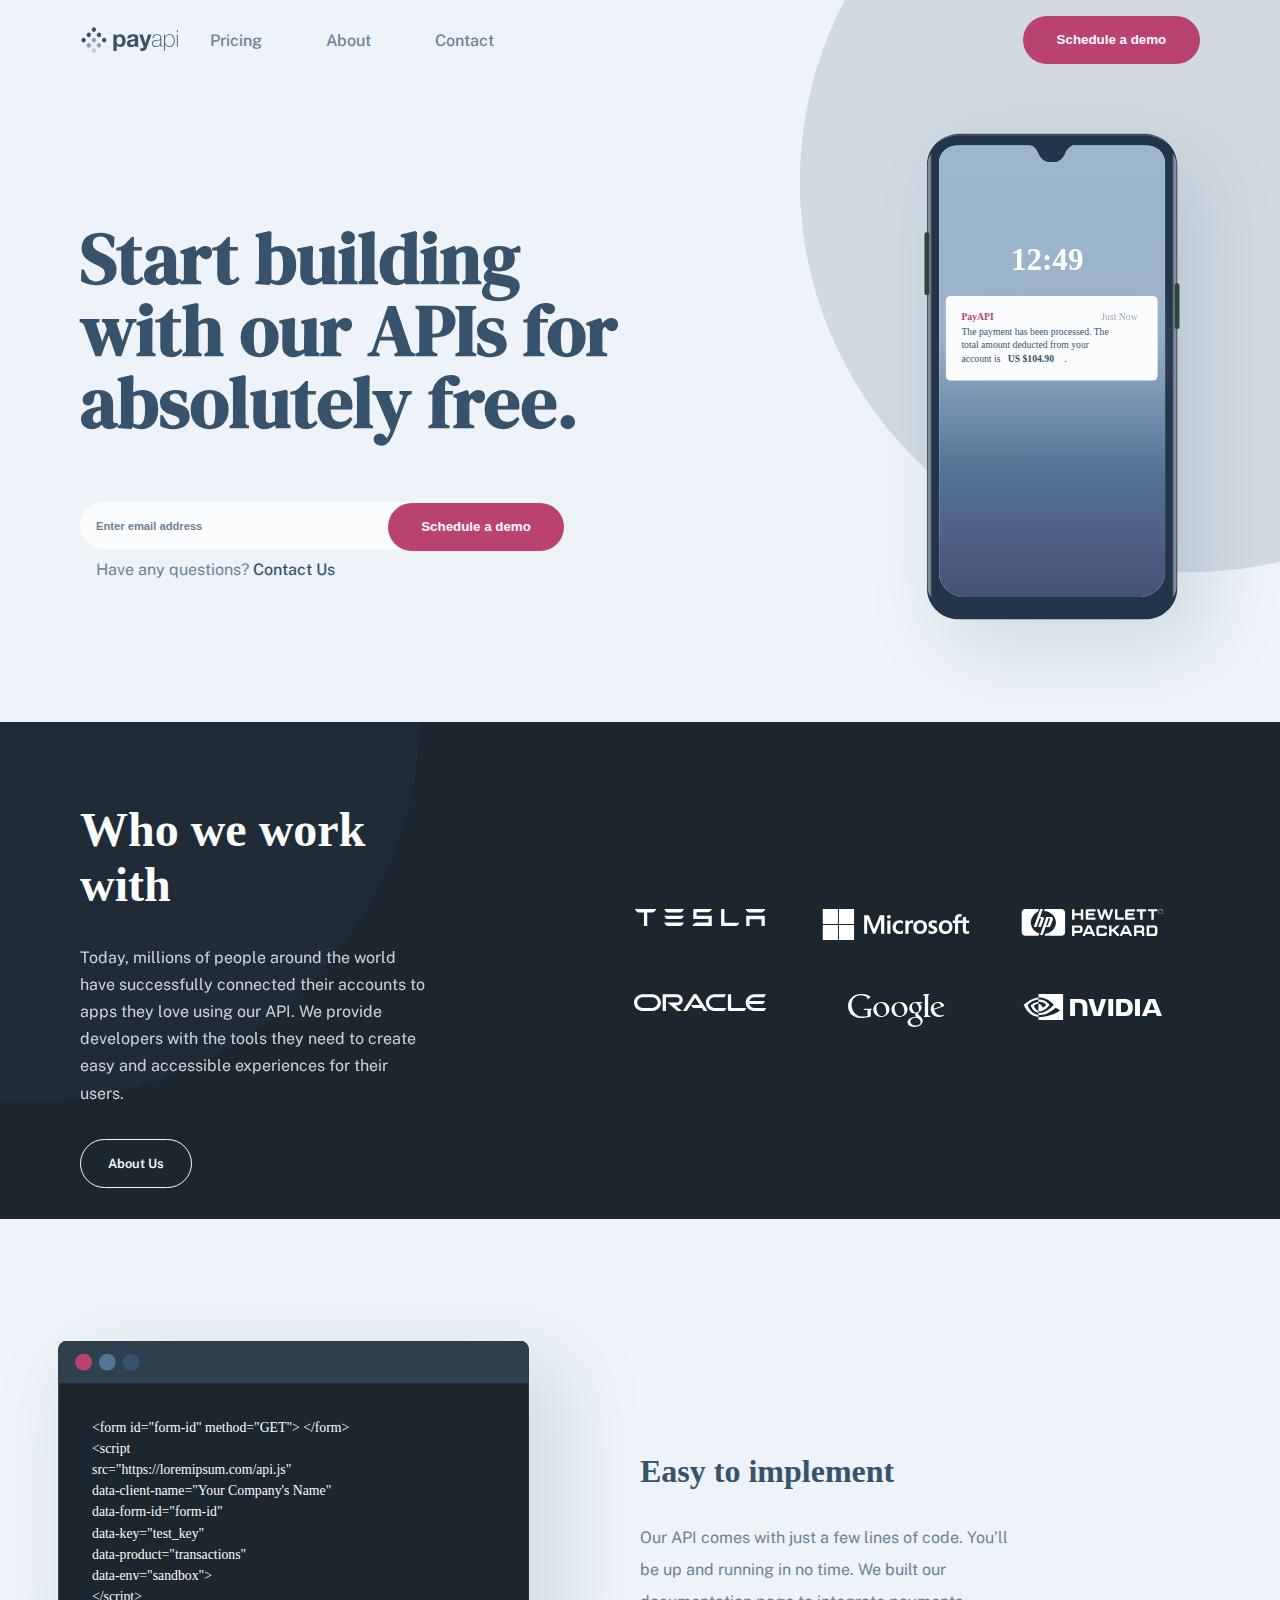
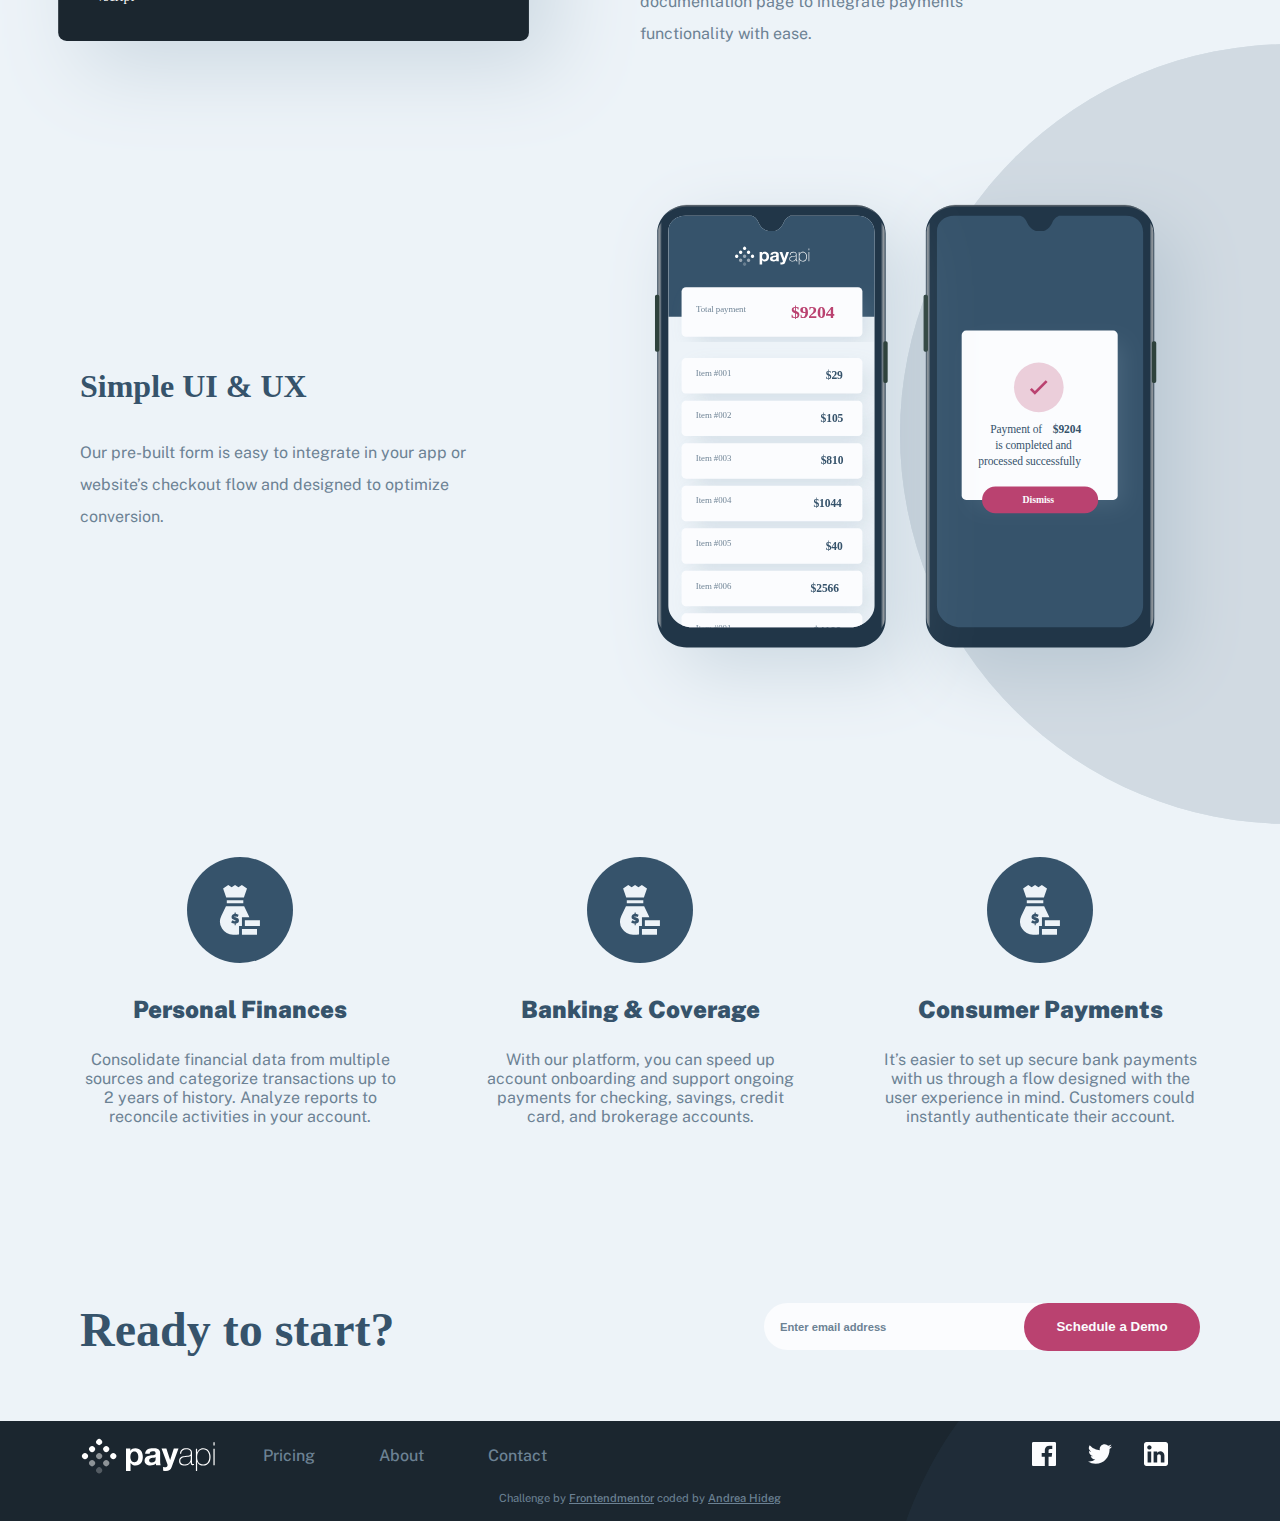
<file: index.html>
<!DOCTYPE html>
<html lang="en">
  <head>
    <meta charset="UTF-8">
    <meta name="viewport" content="width=device-width, initial-scale=1.0">
    <link rel="icon" type="image/png" sizes="32x32" href="./assets/favicon-32x32.png">
    <link rel="stylesheet" href="style.css">
    <script src="script.js" async></script>
    <script src="ready.js" defer></script>
    <title>Frontend Mentor | PayAPI Website Challenge</title>
  </head>
  <body>
    <header>
      <nav class="navbar">
        <a href="index.html" class="current">
          <div class="logo-container">
            <img src="./assets/shared/desktop/logo.svg" alt="payapi logo">
          </div>
        </a>
        <ul class="navlinks" id="navigation">
          <li><a class="navlink" href="./pricing.html">Pricing</a></li>
          <li><a class="navlink" href="./about.html">About</a></li>
          <li><a class="navlink" href="./contact.html">Contact</a></li>
          <li><button type="button" class="demo-mobile" onclick="window.location.href='./contact.html'">Schedule a demo</button></li>
        </ul>
        <button type="button" class="demo" onclick="window.location.href='./contact.html'">Schedule a demo</button>
        <div class="circle-img-container home">
          <img src="./assets/shared/desktop/bg-pattern-circle.svg" alt="circle pattern image">
        </div>
        <div class="hamburger">
          <span class="bar"></span>
          <span class="bar"></span>
          <span class="bar"></span>
        </div>
      </nav>
    </header>
    <main>
      <section class="intro-section" aria-label="intro section">
        <div class="text-container intro">
          <h1>Start building <br>with our APIs for<br> absolutely free.</h1>
          <form class="email-input-wrapper readyjs" name="submit-to-google-sheet-ready">
            <label for="email" hidden>Email</label>
            <input type="email" id="email" name="Ready Form" placeholder="Enter email address" class="ready-input" aria-label="email">
            <button type="submit" class="demo">Schedule a demo</button>
            <div class="error-msg"></div>
          </form>
          <span>Have any questions?<a href="./contact.html"> Contact Us</a></span>
        </div>
        <div class="phone-img-container">
          <img src="./assets/home/desktop/illustration-phone-mockup.svg" alt="">
        </div>
      </section>
      <section class="reference" aria-label="references section">
        <div class="text-container">
          <div class="circle-img-ref-container">
            <img class="circle-img-ref" src="./assets/shared/desktop/bg-pattern-circle.svg" alt="circle background image">
          </div>
          <h2>Who we work with</h2>
          <p>Today, millions of people around the world have successfully connected 
            their accounts to apps they love using our API. We provide developers 
            with the tools they need to create easy and accessible experiences 
            for their users.</p>
          <button class="about-btn" type="button" onclick="window.location.replace('about.html')">About Us</button>
        </div>
        <section>
        </section>
        <div class="ref-icon-container">
          <div>
            <img src="./assets/shared/desktop/tesla.svg" alt="tesla icon">
          </div>
          <div>
            <img src="./assets/shared/desktop/microsoft.svg" alt="microsoft icon">
          </div>
          <div>
            <img src="./assets/shared/desktop/hewlett-packard.svg" alt="HP icon">
          </div>
          <div>
            <img src="./assets/shared/desktop/oracle.svg" alt="oracle icon">
          </div>
          <div>
            <img src="./assets/shared/desktop/google.svg" alt="google icon">
          </div>
          <div>
            <img src="./assets/shared/desktop/nvidia.svg" alt="nvidia icon">
          </div>
        </div>
      </section>
      <section class="implement">
        <div class="image-container">
          <img src="./assets/home/desktop/illustration-easy-to-implement.svg" alt="illustration">
        </div>
        <div class="text-container implement">
          <h3>Easy to implement</h3>
          <p>Our API comes with just a few lines of code. You’ll be up and running in 
            no time. We built our documentation page to integrate payments functionality 
            with ease.</p>
        </div>
      </section>
      <section class="ux-ui">
        <div class="text-container">
          <h3>Simple UI & UX</h3>
          <p>Our pre-built form is easy to integrate in your app or website’s checkout 
            flow and designed to optimize conversion.</p>
        </div>
        <div class="image-container-main ux-ui">
          <div>
            <img class="phones" src="./assets/home/desktop/illustration-simple-ui.svg" alt="phone">
          </div>
          <div>
            <img class="circle-img-ux" src="./assets/shared/desktop/bg-pattern-circle.svg" alt="circle">
          </div>
        </div>
      </section>
      <section class="advantages">
        <div class="container">
          <div class="img-container">
            <img src="./assets/home/desktop/icon-personal-finances.svg" alt="icon-finances">
          </div>
          <h4>Personal Finances</h4>
          <p>Consolidate financial data from multiple sources and categorize transactions up to
            2 years of history. Analyze reports to reconcile activities in your account.</p>
        </div>
        <div class="container">
          <div class="img-container">
            <img src="./assets/home/desktop/icon-personal-finances.svg" alt="icon-finances">
          </div>
          <h4>Banking & Coverage</h4>
          <p>With our platform, you can speed up account onboarding and support ongoing payments 
            for checking, savings, credit card, and brokerage accounts.</p>
        </div>
        <div class="container">
          <div class="img-container">
            <img src="./assets/home/desktop/icon-personal-finances.svg" alt="icon-finances">
          </div>
          <h4>Consumer Payments</h4>
          <p>It’s easier to set up secure bank payments with us through a flow designed with the 
            user experience in mind. Customers could instantly authenticate their account.</p>
        </div>
      </section>
      <section class="form-ready">
        <h2>Ready to start?</h2>
        <form class="ready-form readyjs" name="submit-to-google-sheet-ready">
          <label for="ready-email" hidden>Message</label>
          <input type="email" name="Ready Form" placeholder="Enter email address" id="ready-email" class="ready-input" aria-label="email">
          <button type="submit" class="demo">Schedule a Demo</button>
          <div class="error-msg"></div>
        </form>
      </section>
    </main>
    <footer>
      <div class="icon-container footer">
        <div class="logo-container">
          <img src="./assets/shared/desktop/logo.svg" alt="payapi logo">
        </div>
        <ul class="navlinks">
          <li><a class="navlink" href="./pricing.html">Pricing</a></li>
          <li><a class="navlink" href="./about.html">About</a></li>
          <li><a class="navlink" href="./contact.html">Contact</a></li>
        </ul>
      </div>
      <div class="social-icons-container">
        <div>
          <a href="facebook.com" aria-label="our Facebook"><img src="./assets/shared/desktop/facebook.svg" alt="facebook logo" aria-label="facebook logo"></a>
        </div>
        <div>
          <a href="twitter.com" aria-label="our Twitter"><img src="./assets/shared/desktop/twitter.svg" alt="twitter logo" aria-label="twitter logo"></a>
        </div>
        <div>
          <a href="linkedin.com" aria-label="our Linkedin"><img src="./assets/shared/desktop/linkedin.svg" alt="linkedin logo" aria-label="linkedin logo"></a>
        </div>
      </div>
      <div class="circle-img-container-footer">
        <img src="./assets/shared/desktop/bg-pattern-circle.svg" alt="circle pattern image">
      </div>
      <div class="attribution">Challenge by <a href="https://www.frontendmentor.io/home">Frontendmentor</a> coded by <a href="https://github.com/MirMurr">Andrea Hideg</a></div>
    </footer>
  </body>
</html>
</file>
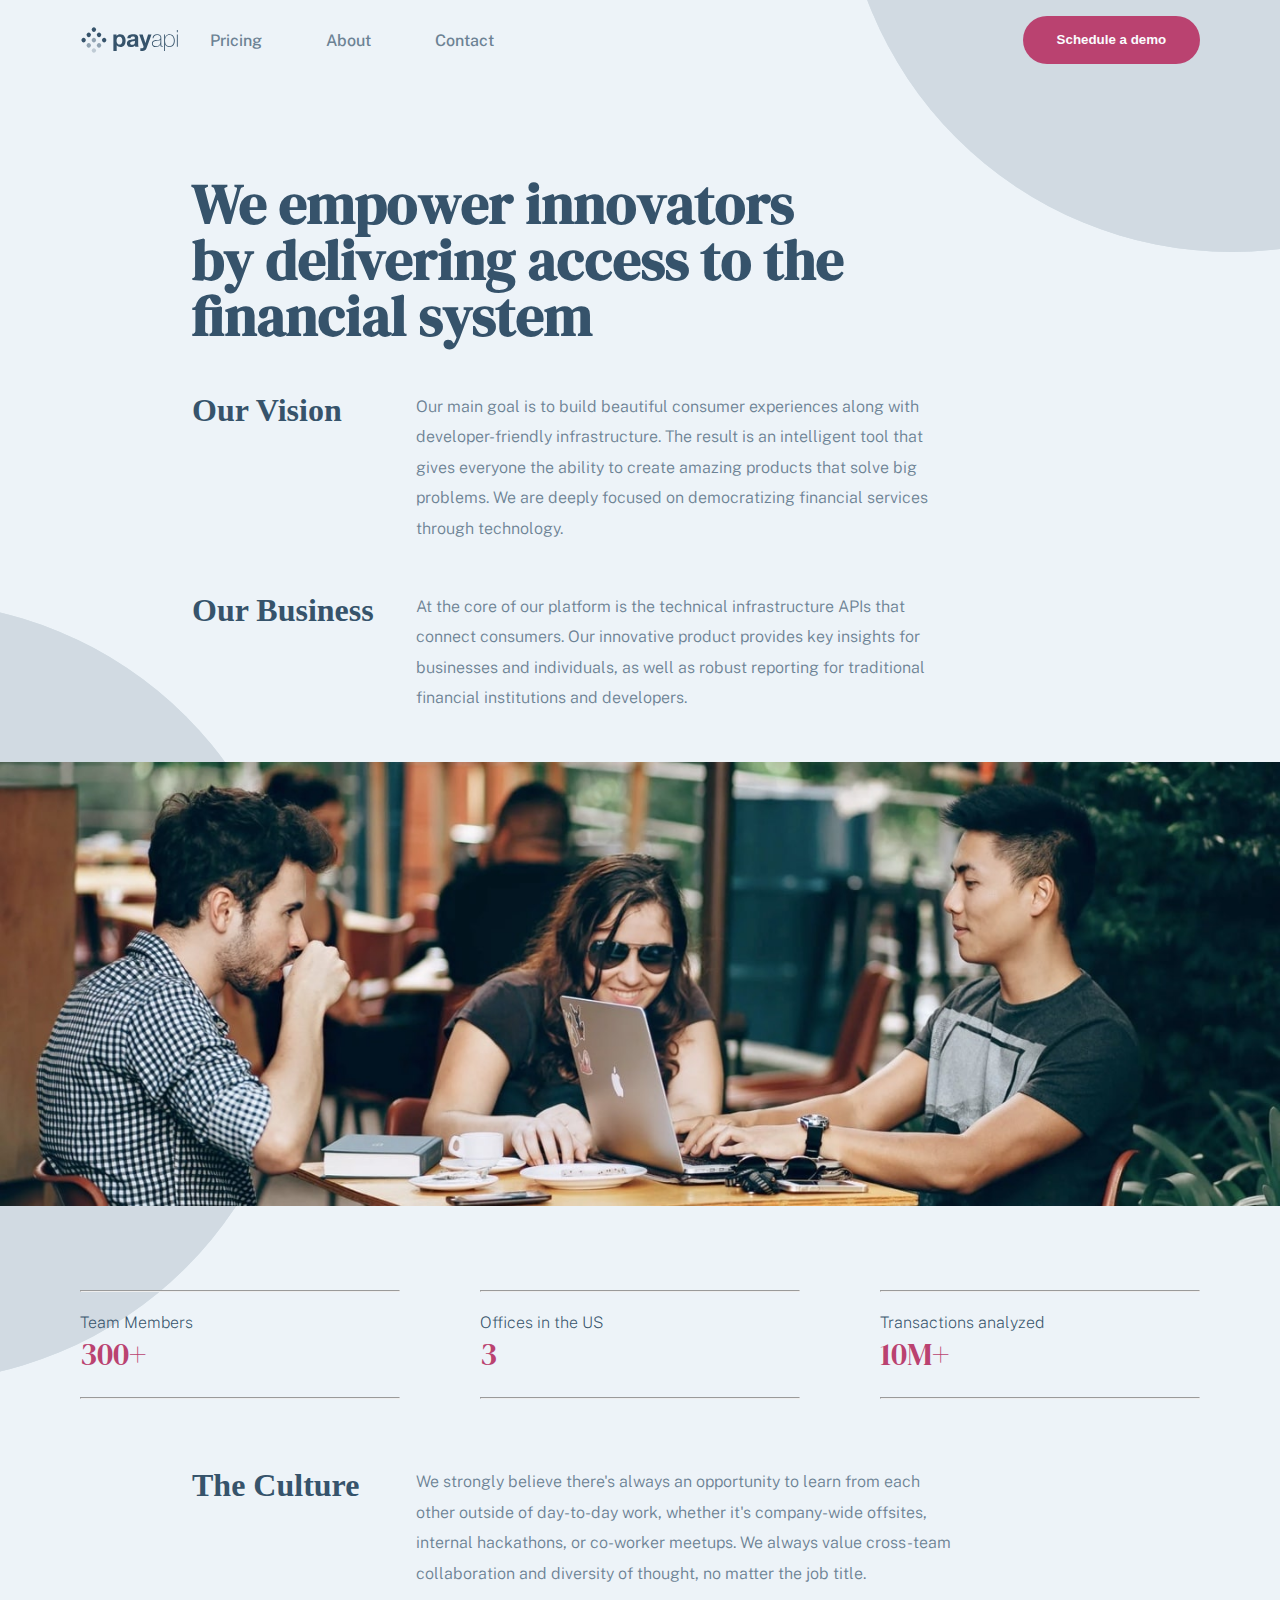
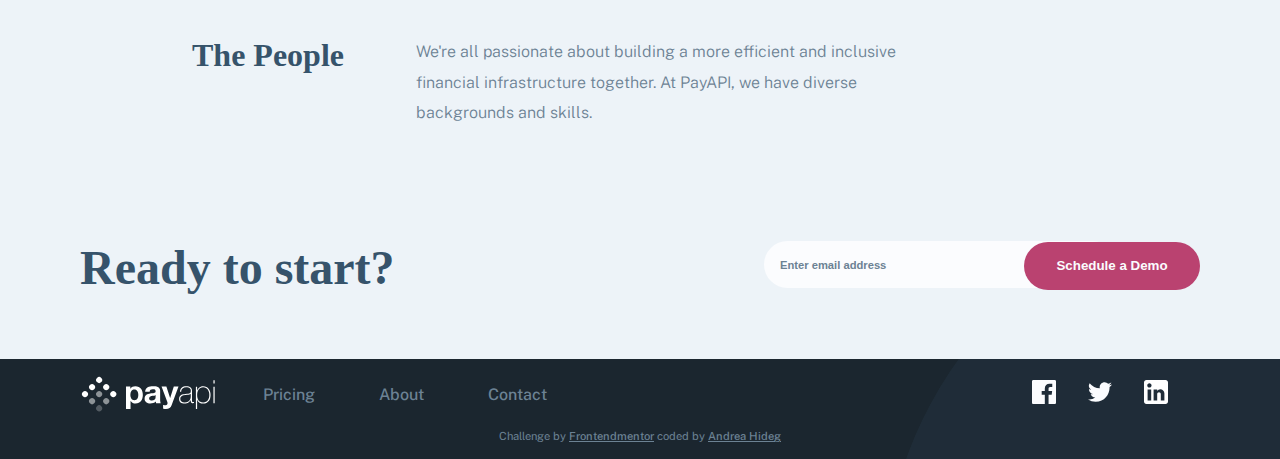
<file: about.html>
<!DOCTYPE html>
<html lang="en">
  <head>
    <meta charset="UTF-8">
    <meta name="viewport" content="width=device-width, initial-scale=1.0">
    <link rel="icon" type="image/png" sizes="32x32" href="./assets/favicon-32x32.png">
    <link rel="stylesheet" href="style.css">
    <script src="script.js" async></script>
    <script src="ready.js" async></script>
    <title>Frontend Mentor | PayAPI Website Challenge</title>
  </head>
  <body>
    <header>
      <nav class="navbar">
        <a href="index.html" class="current">
          <div class="logo-container">
            <img src="./assets/shared/desktop/logo.svg" alt="payapi logo">
          </div>
        </a>
        <ul class="navlinks" id="navigation">
          <li><a class="navlink" href="./pricing.html">Pricing</a></li>
          <li><a class="navlink" href="./about.html">About</a></li>
          <li><a class="navlink" href="./contact.html">Contact</a></li>
          <li><button type="button" class="demo-mobile" onclick="window.location.href='./contact.html'">Schedule a demo</button></li>
        </ul>
        <button type="button" class="demo" onclick="window.location.href='./contact.html'">Schedule a demo</button>
        <div class="circle-img-container pricing-c">
          <img src="./assets/shared/desktop/bg-pattern-circle.svg" alt="circle pattern image">
        </div>
        <div class="hamburger">
          <span class="bar"></span>
          <span class="bar"></span>
          <span class="bar"></span>
        </div>
      </nav>
    </header>
    <main>
      <section class="about-description" aria-label="about us and company culture">
        <div class="main-container-about">
          <h1>We empower innovators<br> by delivering access to the<br> financial system</h1>
          <div>
            <h3>Our Vision</h3>
            <p>Our main goal is to build beautiful consumer experiences along with developer-friendly 
            infrastructure. The result is an intelligent tool that gives everyone the ability to create 
            amazing products that solve big problems. We are deeply focused on democratizing financial 
            services through technology.</p>
          </div>

          <div>
            <h3>Our Business</h3>
            <p>At the core of our platform is the technical infrastructure APIs that connect consumers. 
            Our innovative product provides key insights for businesses and individuals, as well as 
            robust reporting for traditional financial institutions and developers.</p>
          </div>
        </div>
        <div class="image-container-about-main">
          <div class="circle-image-container-about">
            <img src="./assets/shared/desktop/bg-pattern-circle.svg" alt="circle image">
          </div>
          <div class="team-image-container">
            <img src="./assets/about/desktop/image-team-members.jpg" alt="team members">
          </div>
        </div>
        <div class="about-numbers-main">
          <div class="number-container">
            <hr>
            <div>Team Members</div>
            <div class="num">300<span>+</span></div>
            <hr>
          </div>
          <div class="number-container">
            <hr>
            <div>Offices in the US</div>
            <div class="num">3</div>
            <hr>
          </div>
          <div class="number-container">
            <hr>
            <div>Transactions analyzed</div>
            <div class="num">10M<span>+</span></div>
            <hr>
          </div>
        </div>
        <div class="main-container-culture">
          <div>
            <h3>The Culture</h3>
            <p>We strongly believe there's always an opportunity to learn from each other outside of 
              day-to-day work, whether it's company-wide offsites, internal hackathons, or co-worker meetups. 
              We always value cross-team collaboration and diversity of thought, no matter the job title.</p>
          </div>
          <div>
            <h3>The People</h3>
            <p>We're all passionate about building a more efficient and inclusive financial infrastructure 
              together. At PayAPI, we have diverse backgrounds and skills.</p>
          </div>
        </div>
      </section>

      <section class="form-ready">
        <h2>Ready to start?</h2>
        <form class="ready-form readyjs" name="submit-to-google-sheet-ready">
          <label for="ready-email" hidden>Message</label>
          <input type="email" name="Ready Form" placeholder="Enter email address" id="ready-email" class="ready-input">
          <button type="submit" class="demo">Schedule a Demo</button>
          <div class="error-msg"></div>
        </form>
      </section>
    </main>
    <footer>
      <div class="icon-container footer">
        <div class="logo-container">
          <img src="./assets/shared/desktop/logo.svg" alt="payapi logo">
        </div>
        <ul class="navlinks">
          <li><a class="navlink" href="./pricing.html">Pricing</a></li>
          <li><a class="navlink" href="./about.html">About</a></li>
          <li><a class="navlink" href="./contact.html">Contact</a></li>
        </ul>
      </div>
      <div class="social-icons-container">
        <div>
          <a href="facebook.com"><img src="./assets/shared/desktop/facebook.svg" alt="facebook logo" aria-label="facebook logo"></a>
        </div>
        <div>
          <a href="twitter.com"><img src="./assets/shared/desktop/twitter.svg" alt="twitter logo" aria-label="twitter logo"></a>
        </div>
        <div>
          <a href="linkedin.com"><img src="./assets/shared/desktop/linkedin.svg" alt="linkedin logo" aria-label="linkedin logo"></a>
        </div>
      </div>
      <div class="circle-img-container-footer">
        <img src="./assets/shared/desktop/bg-pattern-circle.svg" alt="circle pattern image">
      </div>
      <div class="attribution">Challenge by <a href="https://www.frontendmentor.io/home">Frontendmentor</a> coded by <a href="https://github.com/MirMurr">Andrea Hideg</a></div>
    </footer>
  </body>
</html>
</file>
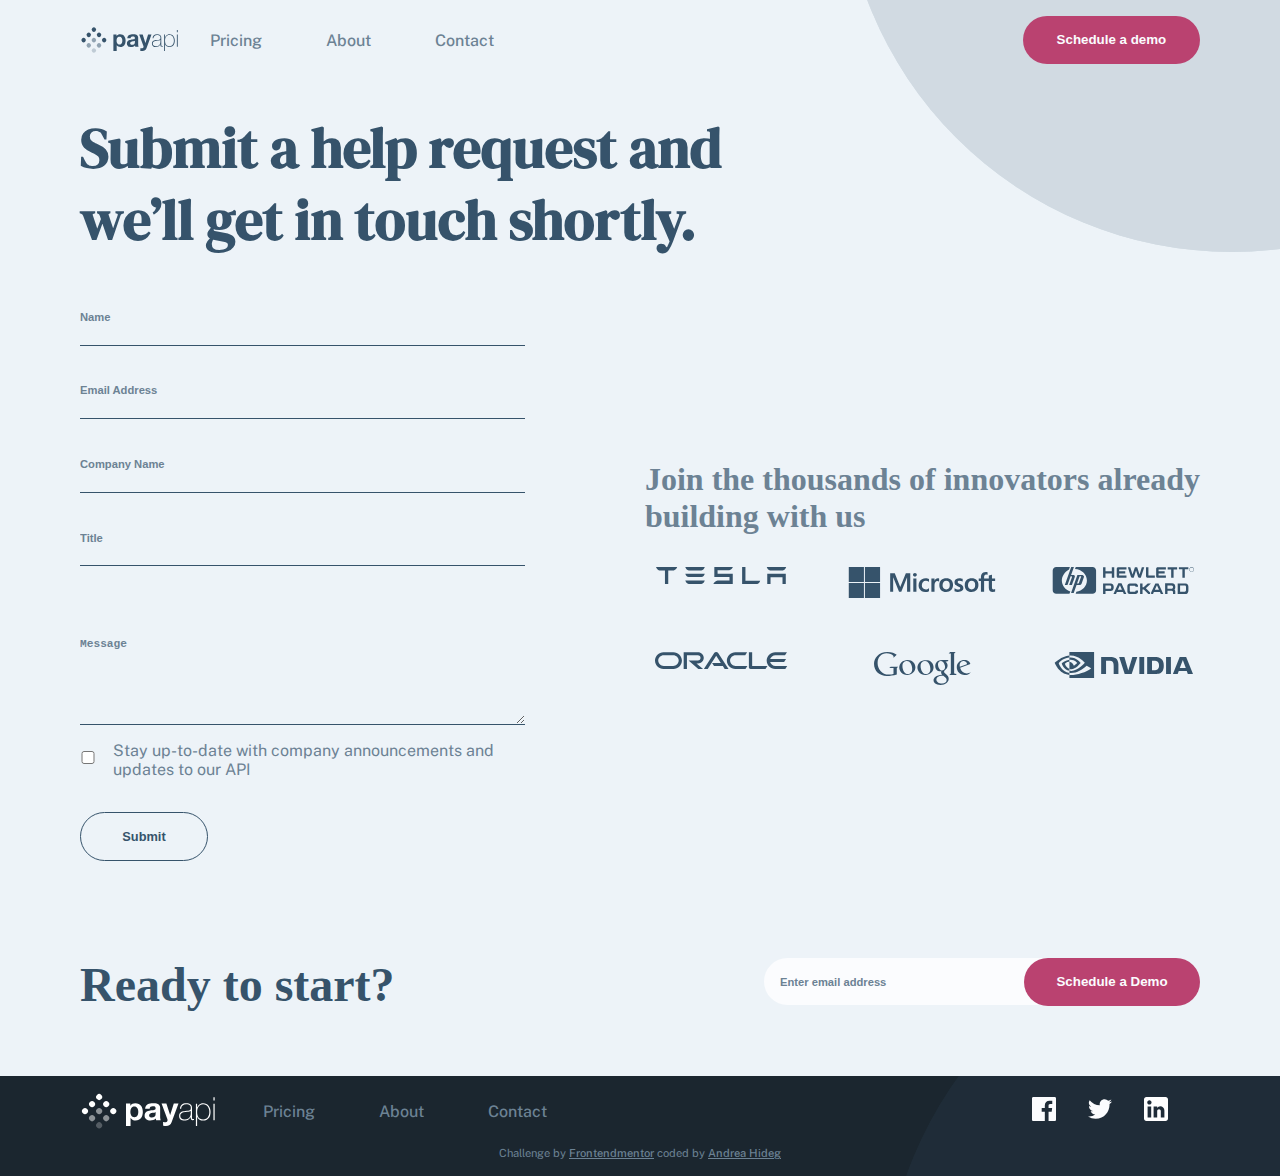
<file: contact.html>
<!DOCTYPE html>
<html lang="en">
  <head>
    <meta charset="UTF-8">
    <meta name="viewport" content="width=device-width, initial-scale=1.0">
    <link rel="icon" type="image/png" sizes="32x32" href="./assets/favicon-32x32.png">
    <link rel="stylesheet" href="style.css">
    <script src="script.js" async></script>
    <script src="validate.js" async></script>
    <script src="ready.js" async></script>
    <title>Frontend Mentor | PayAPI Website Challenge</title>
  </head>
  <body>
    <header>
      <nav class="navbar">
        <a href="index.html" class="current">
          <div class="logo-container">
            <img src="./assets/shared/desktop/logo.svg" alt="payapi logo">
          </div>
        </a>
        <ul class="navlinks" id="navigation">
          <li><a class="navlink" href="./pricing.html">Pricing</a></li>
          <li><a class="navlink" href="./about.html">About</a></li>
          <li><a class="navlink" href="./contact.html">Contact</a></li>
          <li><button type="button" class="demo-mobile" onclick="window.location.href='./contact.html'">Schedule a demo</button></li>
        </ul>
        <button type="button" class="demo" onclick="window.location.href='./contact.html'">Schedule a demo</button>
        <div class="circle-img-container pricing-c">
          <img src="./assets/shared/desktop/bg-pattern-circle.svg" alt="circle pattern image">
        </div>
        <div class="hamburger">
          <span class="bar"></span>
          <span class="bar"></span>
          <span class="bar"></span>
        </div>
      </nav>
    </header>
    <main>
      <div class="container-main-contact">
        <h1>Submit a help request and<br> we’ll get in touch shortly.</h1>
        <div class="contact-container">
          <form id="form" name="submit-to-google-sheet">
            <label for="name">Name</label>
            <input type="text" id="name" name="Name" placeholder="Name">
            <div id="error-name"></div>
            <label for="email">Email</label>
            <input type="email" id="email" name="Email" placeholder="Email Address" value="">
            <div id="error-msg"></div>
            <label for="company-name">Company Name</label>
            <input type="text" id="company-name" name="Company" placeholder="Company Name">
            <label for="title">Title</label>
            <input type="text" id="title" name="Title" placeholder="Title">
            <label for="msg">Message</label>
            <textarea id="msg" name="Message" placeholder="Message"></textarea>
            <div class="error-for-msg"></div>
            <label for="checkbox" class="checkbox">
              <input type="checkbox" name="Checkbox" id="checkbox">
              <span>Stay up-to-date with company announcements and<br> updates to our API</span>
            </label> 
            <button class="submit-btn access" type="submit">Submit</button>
          </form>
        </div>
        <div class="icons-contact-container">
          <h3>Join the thousands of innovators already<br> building with us</h3>
          <div class="ref-icon-container"> <!--this should be grid, mobile layout 2 col-->
            <div>
              <img src="./assets/shared/desktop/tesla.svg" alt="tesla icon">
            </div>
            <div>
              <img src="./assets/shared/desktop/microsoft.svg" alt="microsoft icon">
            </div>
            <div>
              <img src="./assets/shared/desktop/hewlett-packard.svg" alt="HP icon">
            </div>
            <div>
              <img src="./assets/shared/desktop/oracle.svg" alt="oracle icon">
            </div>
            <div>
              <img src="./assets/shared/desktop/google.svg" alt="google icon">
            </div>
            <div>
              <img src="./assets/shared/desktop/nvidia.svg" alt="nvidia icon">
            </div>
          </div>
        </div>
      </div>
      <section class="form-ready">
        <h2>Ready to start?</h2>
        <form class="ready-form readyjs" name="submit-to-google-sheet-ready">
          <label for="ready-email" hidden>Message</label>
          <input type="email" name="Ready Form" placeholder="Enter email address" id="ready-email" class="ready-input">
          <button type="submit" class="demo">Schedule a Demo</button>
          <div class="error-msg"></div>
        </form>
      </section>
    </main>
    <footer>
      <div class="icon-container footer">
        <div class="logo-container">
          <img src="./assets/shared/desktop/logo.svg" alt="payapi logo">
        </div>
        <ul class="navlinks">
          <li><a class="navlink" href="./pricing.html">Pricing</a></li>
          <li><a class="navlink" href="./about.html">About</a></li>
          <li><a class="navlink" href="./contact.html">Contact</a></li>
        </ul>
      </div>
      <div class="social-icons-container">
        <div>
          <a href="facebook.com"><img src="./assets/shared/desktop/facebook.svg" alt="facebook logo" aria-label="facebook logo"></a>
        </div>
        <div>
          <a href="twitter.com"><img src="./assets/shared/desktop/twitter.svg" alt="twitter logo" aria-label="twitter logo"></a>
        </div>
        <div>
          <a href="linkedin.com"><img src="./assets/shared/desktop/linkedin.svg" alt="linkedin logo" aria-label="linkedin logo"></a>
        </div>
      </div>
      <div class="circle-img-container-footer">
        <img src="./assets/shared/desktop/bg-pattern-circle.svg" alt="circle pattern image">
      </div>
      <div class="attribution">Challenge by <a href="https://www.frontendmentor.io/home">Frontendmentor</a> coded by <a href="https://github.com/MirMurr">Andrea Hideg</a></div>
    </footer>
  </body>
</html>
</file>
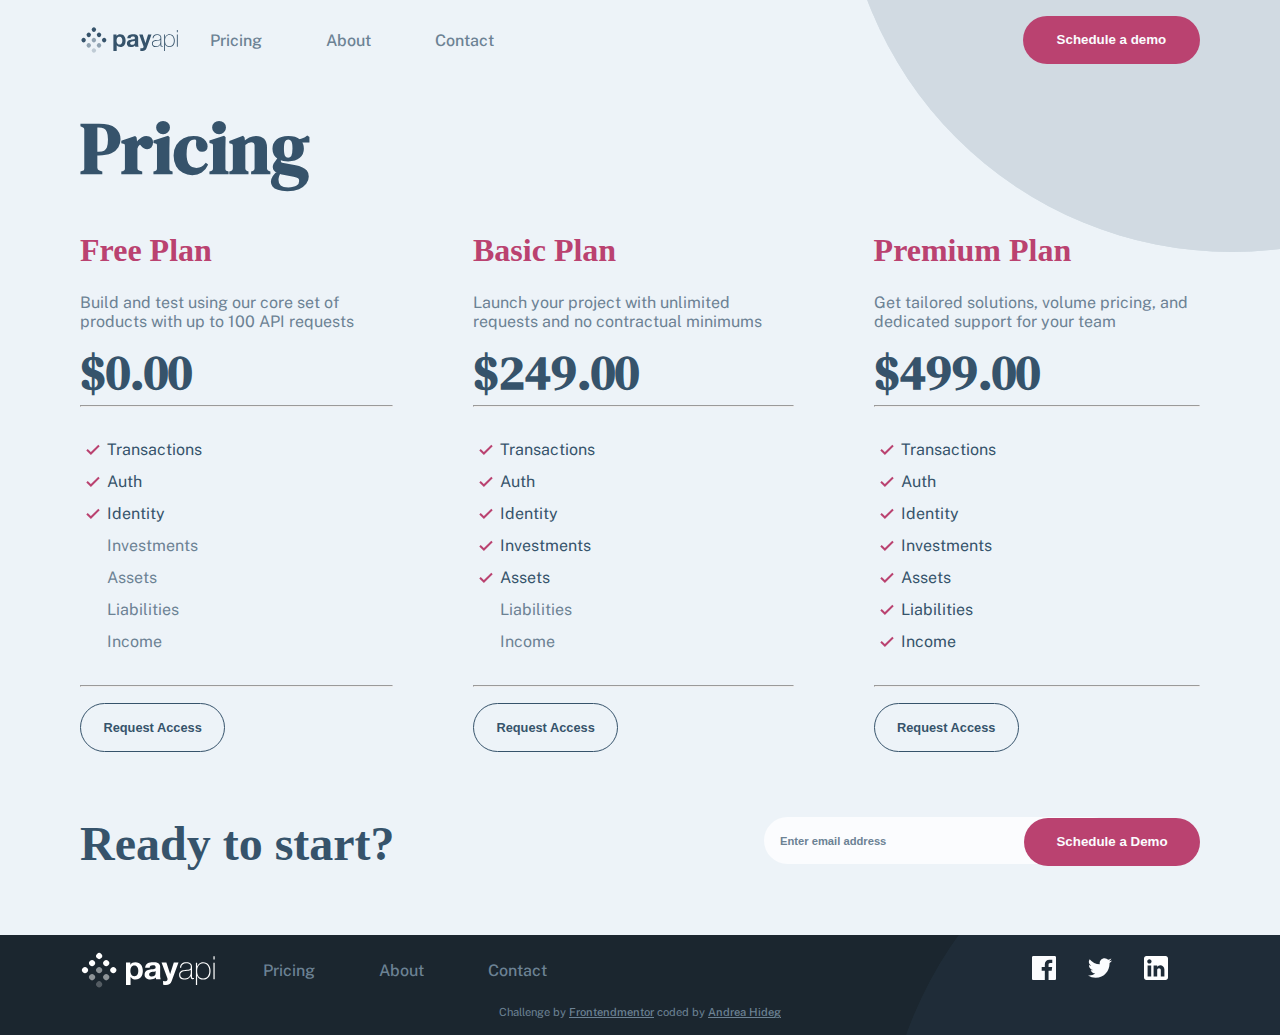
<file: pricing.html>
<!DOCTYPE html>
<html lang="en">
  <head>
    <meta charset="UTF-8">
    <meta name="viewport" content="width=device-width, initial-scale=1.0">
    <link rel="icon" type="image/png" sizes="32x32" href="./assets/favicon-32x32.png">
    <link rel="stylesheet" href="style.css">
    <script src="script.js" async></script>
    <script src="ready.js" async></script>
    <title>Frontend Mentor | PayAPI Website Challenge</title>
  </head>
  <body>
    <header>
      <nav class="navbar">
        <a href="index.html" class="current">
          <div class="logo-container">
            <img src="./assets/shared/desktop/logo.svg" alt="payapi logo">
          </div>
        </a>
        <ul class="navlinks" id="navigation">
          <li><a class="navlink" href="./pricing.html">Pricing</a></li>
          <li><a class="navlink" href="./about.html">About</a></li>
          <li><a class="navlink" href="./contact.html">Contact</a></li>
          <li><button type="button" class="demo-mobile" onclick="window.location.replace='./contact.html'">Schedule a demo</button></li>
        </ul>
        <button type="button" class="demo" onclick="window.location.replace='./contact.html'">Schedule a demo</button>      
        <div class="circle-img-container pricing-c">
          <img src="./assets/shared/desktop/bg-pattern-circle.svg" alt="circle pattern image">
        </div>
        <div class="hamburger">
          <span class="bar"></span>
          <span class="bar"></span>
          <span class="bar"></span>
        </div>
      </nav>
    </header>
    <main>
      <div class="title">
        <h1>Pricing</h1>
      </div>
      <section class="pricing">
        <div class="pricing-container-main">
          <div>
            <h4>Free Plan</h4>
            <p>Build and test using our core set of products with up to 100 API requests</p>
            <span class="price">$0.00</span>
          </div>
          <hr>
          <ul>
            <li class="checked">Transactions</li>
            <li class="checked">Auth</li>
            <li class="checked">Identity</li>
            <li>Investments</li>
            <li>Assets</li>
            <li>Liabilities</li>
            <li>Income</li>
          </ul>
          <hr>
          <button class="access" type="button" onclick="window.location.href = 'contact.html'">Request Access</button>
        </div>
        <div class="pricing-container-main">
          <div>
            <h4>Basic Plan</h4>
            <p>Launch your project with unlimited requests and no contractual minimums</p>
            <span class="price">$249.00</span>
          </div>
          <hr>
          <ul>
            <li class="checked">Transactions</li>
            <li class="checked">Auth</li>
            <li class="checked">Identity</li>
            <li class="checked">Investments</li>
            <li class="checked">Assets</li>
            <li>Liabilities</li>
            <li>Income</li>
          </ul>
          <hr>
          <button class="access" type="button" onclick="window.location.href = 'contact.html'">Request Access</button>
        </div>
        <div class="pricing-container-main">
          <div>
            <h4>Premium Plan</h4>
            <p>Get tailored solutions, volume pricing, and dedicated support for your team</p>
            <span class="price">$499.00</span>
          </div>
          <hr>
          <ul>
            <li class="checked">Transactions</li>
            <li class="checked">Auth</li>
            <li class="checked">Identity</li>
            <li class="checked">Investments</li>
            <li class="checked">Assets</li>
            <li class="checked">Liabilities</li>
            <li class="checked">Income</li>
          </ul>
          <hr>
          <button class="access" type="button" onclick="window.location.href = 'contact.html'">Request Access</button>
        </div>
      </section>
      <section class="form-ready">
        <h2>Ready to start?</h2>
        <form class="ready-form readyjs" name="submit-to-google-sheet-ready">
          <label for="ready-email" hidden>Message</label>
          <input type="email" name="Ready Form" placeholder="Enter email address" id="ready-email" class="ready-input">
          <button type="submit" class="demo">Schedule a Demo</button>
          <div class="error-msg"></div>
        </form>
      </section>
    </main>
    <footer>
      <div class="icon-container footer">
        <div class="logo-container">
          <img src="./assets/shared/desktop/logo.svg" alt="payapi logo">
        </div>
        <ul class="navlinks">
          <li><a class="navlink" href="./pricing.html">Pricing</a></li>
          <li><a class="navlink" href="./about.html">About</a></li>
          <li><a class="navlink" href="./contact.html">Contact</a></li>
        </ul>
      </div>
      <div class="social-icons-container">
        <div>
          <a href="facebook.com"><img src="./assets/shared/desktop/facebook.svg" alt="facebook logo" aria-label="facebook logo"></a>
        </div>
        <div>
          <a href="twitter.com"><img src="./assets/shared/desktop/twitter.svg" alt="twitter logo" aria-label="twitter logo"></a>
        </div>
        <div>
          <a href="linkedin.com"><img src="./assets/shared/desktop/linkedin.svg" alt="linkedin logo" aria-label="linkedin logo"></a>
        </div>
      </div>
      <div class="circle-img-container-footer">
        <img src="./assets/shared/desktop/bg-pattern-circle.svg" alt="circle pattern image">
      </div>
      <div class="attribution">Challenge by <a href="https://www.frontendmentor.io/home">Frontendmentor</a> coded by <a href="https://github.com/MirMurr">Andrea Hideg</a></div>
    </footer>        
  </body>
</html>
</file>
<file: style.css>
@import url('https://fonts.googleapis.com/css2?family=Barlow+Semi+Condensed:wght@500;600&family=DM+Serif+Display&family=Epilogue:wght@500;700&family=Great+Vibes&family=Inter:wght@300;400&family=Kumbh+Sans:wght@200;400;500;700&family=Montserrat:wght@300;400&family=Mukta:wght@300;400;500;700&family=Nixie+One&family=Nunito:wght@200;300;600;700&family=Open+Sans:wght@400;600;700&family=Playfair+Display:wght@400;500;600;700&family=Poppins:wght@700&family=Raleway:wght@400;700&family=Roboto+Flex:opsz,wght@8..144,300;8..144,400&display=swap');
@import url('https://fonts.googleapis.com/css2?family=Barlow+Semi+Condensed:wght@500;600&family=DM+Serif+Display&family=Epilogue:wght@500;700&family=Great+Vibes&family=Inter:wght@300;400&family=Kumbh+Sans:wght@200;400;500;700&family=Montserrat:wght@300;400&family=Mukta:wght@300;400;500;700&family=Nixie+One&family=Nunito:wght@200;300;600;700&family=Open+Sans:wght@400;600;700&family=Playfair+Display:wght@400;500;600;700&family=Poppins:wght@700&family=Public+Sans:wght@100;200;300;400;500&family=Raleway:wght@400;700&family=Roboto+Flex:opsz,wght@8..144,300;8..144,400&display=swap');

:root {
    --ff-heading: "DM Serif Display", serif;
    --ff-body: "Public Sans", sans-serif;

    --clr-primary-btn: #ba4270;
    --clr-secondary-btn: #da6d97;
    --clr-primary-white: #fbfcfe;
    --clr-secondary-light-blue: #6c8294;
    --clr-secondary-mid-blue: #36536b;
    --clr-secondary-dark-blue: #1b262f;
    --clr-primary-bg: rgb(237, 243, 248);
    --clr-error: rgb(255, 132, 132);
    
    /*placeholder fonts*/
    --fs-small-placeholder: 0.7rem;
    /*body fonts*/
    --fs-body: 0.9375;
    /*design spec*/
    /*Heading fonts*/
    --fs-500: 4.5rem;
    --fs-400: 3.5rem;
    /*h1 small*/
    --fs-300: 3rem;
    /*h2 small*/
    --fs-200: 2rem;
    /*h3 big*/
    --fs-100: 1.125rem;
    /*h3 small*/
    --fs-000: 1.5rem;
    /*h4 small*/
    /*Paddings*/
    --paddinglr-5: 5rem;
    --paddinglr-6: 6rem;
}

@media (min-width: 130em) {
    :root {
        --fs-body: 1.25;
        /*design spec*/
        --fs-500: 5.5rem;
        --fs-400: 4.5rem;
        /*h1 small*/
        --fs-300: 4rem;
        /*h2 small*/
        --fs-200: 3rem;
        /*h3 big*/
        --fs-100: 2.125rem;
        /*h3 small*/
        --fs-000: 2.5rem;
    }
}

/*font size for smaller devices*/ /*or xrem*/
@media (max-width: 1024px) {
    :root {
        --fs-body: 1.25;
        /*design spec*/
        --fs-500: 4rem;
        /*h1 big*/
        /*maybe too big for tablet*/
        --fs-400: 3rem;
        /*h1 small*/
        --fs-300: 2.7rem;
        /*h2 small*/
        --fs-200: 2rem;
        /*h3 big*/
        --fs-100: 2.125rem;
        /*h3 small*/
        --fs-000: 1.25rem;
        /*h4 small*/

        /*Paddings*/
        --paddinglr-5: 2.5rem;
        --paddinglr-6: 6rem;
    }
}

@media (max-width: 650px) {
    :root {
        --fs-body: 1.25;
        /*design spec*/
        --fs-500: 2.8rem;
        /*h1 big*/
        --fs-400: 2.4rem;
        /*h1 small*/
        --fs-300: 2.2rem;
        /*h2 small*/
        --fs-200: 2rem;
        /*h3 big*/
        --fs-100: 2.125rem;
        /*h3 small*/
        --fs-000: 1.25rem;
        /*h4 small*/

        /*Paddings*/
        --paddinglr-5: 1.3rem;
        --paddinglr-6: 6rem;
    }
}

*,
*::before,
*::after {
    box-sizing: border-box;
    padding: 0;
    margin: 0;
}

body {
    background-color: var(--clr-primary-bg);
    scroll-behavior: smooth;
}

body,
html {
    overflow-x: hidden;
}

/* BUTTONS */
button.demo, button.demo-mobile, button.demo-desktop {
    height: 3rem;
    width: 11rem;
    border: none;
    outline: none;
    color: var(--clr-primary-white);
    font-weight: 700;
    margin-left: auto;
    border-radius: 2rem;
    padding: 0 1rem;
    line-height: 1.5rem;
    vertical-align: middle;
    background-color: #ba4270;
}

nav button.demo {
    width: 14.5rem;
}

button.demo-mobile {
    display: none;
}

button.about-btn {
    border: var(--clr-primary-white) 1.5px solid;
    border-radius: 2rem;
    background-color: var(--clr-secondary-dark-blue);
    color: var(--clr-primary-white);
    font-family: var(--ff-body);
    font-size: .8rem;
    font-weight: 600;
    padding: 1rem;
    width: 7rem;
    z-index: 1;
    position: absolute;
}

button.access {
    border: 1px solid var(--clr-secondary-mid-blue);
    border-radius: 2rem;
    padding: 1rem 1.4rem;
    background-color: transparent;
    color: var(--clr-secondary-mid-blue);
    font-size: .8rem;
    font-weight: 800;
}

.submit-btn {
    margin-top: 2rem;
    width: 8rem;
}
/* BUTTONS END */

/* HEADINGS, PARAGRAPHS */
h1,
h2,
h3,
h4,
h5,
h6 {
    color: var(--clr-secondary-mid-blue);
}

span,
p, .error-msg {
    color: var(--clr-secondary-light-blue);
    font-family: var(--ff-body);
}

input[type='checkbox'] {
    accent-color: var(--clr-primary-btn);
}
/* END HEADINGS, PARAGRAPHS */

/*** START HAMBURGER MENU DESKTOP ***/
.hamburger {
    display: none;
    cursor: pointer;
    margin-right: 2rem;
}

.bar {
    display: block;
    width: 25px;
    height: 3px;
    margin: 5px 0;
    transition: all 0.3s ease;
    background-color: var(--clr-secondary-dark-blue);
}
/*** END HAMBURGER MENU DESKTOP ***/

/********************************************** START HOMEPAGE **********************************************/
/******* START NAVBAR *******/
nav {
    display: flex;
    padding: 1rem var(--paddinglr-5);
}

.navlinks {
    display: flex;
    position: relative;
    width: 100%;
    margin: auto;
}

.logo-container {
    width: 100%;
    height: auto;
    padding: 0;
    display: flex;
    align-items: flex-start;
}

.logo-container img {
    width: 100%;
    height: auto;
}

.navlinks li,
a {
    text-decoration: none;
    list-style: none;
    color: var(--clr-secondary-light-blue);
    font-family: var(--ff-body);
    font-weight: 500;
    align-self: center;
    margin-right: 2rem;
}

nav button.demo {
    position: relative;
    z-index: 20000;
}

@media only screen and (min-width: 1024px) {
    button.about-btn:hover {
        color: var(--clr-secondary-dark-blue);
        background-color: var(--clr-primary-white);
    }

    .social-icons-container img:hover {
        background-color: var(--clr-primary-btn);
    }

    button:hover, input:hover, textarea:hover {
        cursor: pointer;
        transition: .4s ease;
    }
    
    button.demo:hover, button.demo-desktop:hover {
        background-color: var(--clr-secondary-btn);
    }

    button.access:hover, .submit-btn:hover {
        color: var(--clr-primary-white);
        background-color: var(--clr-secondary-mid-blue);
    }

    .navlinks li a:hover {
        color: var(--clr-secondary-dark-blue);
    }

    footer .navlinks li a:hover {
        color: var(--clr-primary-white);
    }

    .circle-img-container {
        width: 50%;
        min-width: 600px; /*setting a min-width in pixels solves the issue that the image shrinks too much and disappears*/
        position: absolute;
        right: -10rem;
        transform: translateX(10rem);
        top: -35rem;
        transform: translateY(22rem);
        z-index: 0;
    }

    .circle img {
        width: 100%;
        min-width: 600px;
    }
}
/******* END NAVBAR *******/

/******* START INTRO SECTION *******/
.intro-section {
    display: flex;
}

.intro-section .text-container {
    width: 100%;
    display: flex;
    flex-direction: column;
    justify-content: center !important;
    padding: 0 var(--paddinglr-5);
}

h1 {
    width: 100%;
    font-family: var(--ff-heading);
    font-size: var(--fs-500);
    line-height: 4.5rem;
}

.intro-section .phone-img-container {
    width: 50%;
    z-index: 1;
    display: flex;
    justify-content: flex-end;
}

.intro-section .phone-img-container img {
    width: 100%;
}

/*start short form on homepage */
.intro .email-input-wrapper {
    margin-top: 4rem;
    align-self: flex-start;
}

.intro input, /*SECTIONS ADDED*/
.ready-form input { /*email input field*/
    border: none;
    outline: none;
    background-color: var(--clr-primary-white);
    padding: 1rem;
    width: 22rem;
    color: var(--clr-secondary-mid-blue);
    border-radius: 2rem;
}

::placeholder {
    color: var(--clr-secondary-light-blue);
    font-size: var(--fs-small-placeholder);
    font-weight: 600;
}

/*formatting the form on the bottom*/
.email-input-wrapper button, /*both schedule demo btns on homepage*/
.ready-form button {
    margin-left: -6rem;
    transform: translateX(3rem);
}

/*text below the input*/
.intro span, .error-msg {
    margin-left: 1rem;
    margin-top: .3rem;
}

/*error messages active*/
#error-msg, #error-name, .error-for-msg {
    color: var(--clr-error);
}

.error-for-msg.active {
    margin-bottom: 2rem;
}

#email.active, #name.active, #msg.active {
    border-bottom: var(--clr-error) 1.5px solid;
}

.intro a {
    color: var(--clr-secondary-mid-blue);
}
/******* END INTRO SECTION *******/


/******* START REFERENCE SECTION - Who we work with *******/

.reference {
    display: flex;
    background-color: var(--clr-secondary-dark-blue);
}

.reference .text-container {
    width: 40%;
    padding: 4rem 0;
    position: relative;
    overflow: hidden;
    padding: 5rem var(--paddinglr-5);
}

.circle-img-ref-container {
    position: absolute;
    height: auto;
    min-width: 800px;
    left: 0;
    top: -25rem;
    left: -22.5rem;
    padding: 0;
    margin: 0;
}

.circle-img-ref img {
    width: 100%;
    height: auto;
}

.reference .text-container h2 {
    color: var(--clr-primary-white);
    font-size: var(--fs-300);
    position: relative;
    z-index: 2;
}

.reference .text-container p {
    margin: 2rem 0;
    line-height: 1.7rem;
    color: var(--clr-primary-white);
    opacity: 80%;
    z-index: 2;
    position: relative;
}

/*logos container - brands */
.ref-icon-container {
    display: grid;
    grid-template-columns: repeat(3, 1fr);
    grid-template-rows: repeat(2, 1fr);
    margin: auto;
    justify-items: center;
    gap: 3rem;
    height: 2.2rem;
    width: auto;
}

.ref-icon-container img {
    width: 100%;
    height: auto;
    filter: invert(10%) hue-rotate(100deg) brightness(240%) contrast(240%);
}
/******* END REFERENCE SECTION *******/

/******* START EASY TO IMPLEMENT SECTION *****/
.implement { /* container*/
    display: flex;
    align-items: center;
    padding-top: 4rem;
}

.implement .image-container {
    width: 50%;
    height: auto;
    min-width: 49%;
}

.implement .image-container img {
    width: 100%;
}

/*implement & ui-ux sections text containers*/
.implement .text-container,
.ux-ui .text-container {
    width: 50%;
    display: flex;
    flex-direction: column;
    align-items: flex-start;
}

.ux-ui .text-container {
    justify-content: center;
    padding-left: var(--paddinglr-5);
}

.implement h3,
.ux-ui h3 {
    font-size: var(--fs-200);
    margin-bottom: 2rem;
}

.implement p,
.ux-ui p {
    width: 60%;
    min-width: 50%;
    line-height: 2rem;
}

.ux-ui p {
    width: 70%;
}
/***** START UI UX IMAGES SECTION *****/

section.ux-ui {
    display: flex;
}

.ux-ui .image-container-main {
    display: flex;
    width: 50%;
    position: relative;
}

/*2 phones image */
.ux-ui .phones {
    width: 100%;
    min-width: 360px;
    margin-left: -3rem;
    transform: translateX(1rem);
}

/*circle image background for 2 phones*/
.circle-img-ux {
    position: absolute;
    right: -25rem;
    top: -7rem;
    min-width: 560px;
    z-index: -1;
    height: auto;
}
/***** END UI UX IMAGES SECTION *****/

/******+START ADVANTAGES SECTION ***********/
section.advantages,
section.pricing,
.about-numbers-main {
    display: grid;
    grid-template-columns: repeat(3, 1fr);
    grid-template-rows: 1fr;
    gap: 5rem;
    padding: var(--paddinglr-5);
}

section.pricing {
    display: flex;
}

section.advantages .container {
    display: flex;
    flex-direction: column;
    align-items: center;
    text-align: center;
    padding: 2rem 0rem;
}

.advantages h4 {
    margin: 1.7rem 0rem;
    font-size: var(--fs-000);
    font-family: var(--ff-body);
    font-weight: 900;
}
/******* END ADVANTAGES SECTION ***********/

/******* START READY SECTION ***********/
/*container */
.form-ready {
    display: flex;
    justify-content: space-between;
    align-items: center;
    padding: 4rem var(--paddinglr-5);
}

.ready-form .demo { /*button in form below*/
    margin-left: -6rem;
    transform: translateX(0);
}

.form-ready h2 {
    font-size: var(--fs-300);
}

/******* END READY SECTION ***********/

body {
    position: relative;
}

footer {
    display: flex;
    width: 100%;
    bottom: 0;
    background-color: var(--clr-secondary-dark-blue);
    padding: 1rem var(--paddinglr-5);
    overflow: hidden;
    position: relative;
}

.social-icons-container {
    margin-left: auto;
    display: flex;
    justify-content: space-between;
    align-items: center;
    z-index: 5;
}

footer {
    display: flex;
    flex-wrap: wrap;
}

footer .icon-container {
    display: flex;
}

footer .navlinks li a {
    color: var(--clr-secondary-light-blue);
}

footer .logo-container {
    margin-right: 3rem;
    width: 100%;
    height: auto;
    margin-left: 0rem;
    filter: invert(10%) hue-rotate(100deg) brightness(240%) contrast(240%);
}

footer .logo-container img {
    width: 100%;
    height: auto;
}

footer .attribution {
    width: 100%;
    text-align: center;
    margin-top: 1rem;
    font-family: var(--ff-body);
    color: var(--clr-primary-white);
    font-size: 1rem;
}

footer div.attribution, footer .attribution a {
    color: var(--clr-primary-white);
    color: var(--clr-secondary-light-blue);
    font-size: .7rem;
    margin: 0;
    margin-top: 1rem;
}

footer .attribution a {
    text-decoration: underline;
}
/********************************************** END HOMEPAGE **********************************************/

/********************************************** START PRICING PAGE **********************************************/
.title h1 {
    padding: 0rem var(--paddinglr-5);
    margin-top: 2rem;
    margin-bottom: 1rem;
}

section.pricing {
    margin-top: 3rem;
    padding-top: 0;
    padding-bottom: 0; /*maybe write this into one line*/
}

.pricing-container-main {
    height: auto; /*I think auto needed*/
    margin-bottom: 0;
}

.pricing-container-main h4,
.num {
    color: var(--clr-primary-btn);
    font-size: var(--fs-200);
    font-weight: 600;
    margin-bottom: 1.5rem;
}

/*description*/
.pricing-container-main p {
    margin-bottom: .5rem;
}

/*the price*/
.pricing-container-main span {
    font-size: var(--fs-300);
    color: var(--clr-secondary-mid-blue);
    font-weight: 800;
    font-family: var(--ff-heading);
    margin-bottom: 1.5rem;
}

/*the list elements*/
.pricing-container-main ul {
    margin: 1.7rem 0;
    margin-left: 1.7rem;
    line-height: 2rem;
    font-family: var(--ff-body);
    list-style: none;
    color: var(--clr-secondary-light-blue);
}

.pricing-container-main li.checked {
    list-style-image: url(./assets/shared/desktop/icon-check.svg);
    color: var(--clr-secondary-mid-blue);
}

.pricing-container-main button {
    margin-top: 1rem;
}

/*edit circle image*/
.pricing-c {
    top: -55rem;
    right: -17rem;
    min-width: 710px;
    /*KEY: WHEN RESPONSIVE: FIND THE APPROPRIATE MIN-WIDTH IT´S GOOD FOR SMALLER SCREENS*/
}
/********************************************** END PRICING PAGE**********************************************/

/********************************************** START ABOUT PAGE**********************************************/
.main-container-about,
.main-container-culture {
    display: flex;
    flex-direction: column;
    width: 70%;
    height: auto;
    margin: auto;
    margin-top: 3rem;
}

.main-container-about div,
.main-container-culture div {
    display: flex;
    margin-bottom: 3rem;
}

.main-container-about h1 {
    font-size: var(--fs-400);
    line-height: 3.5rem;
    margin: 3rem 0rem;
}

.main-container-about h3,
.main-container-culture h3 {
    width: 25%;
    font-size: var(--fs-200);
}

.main-container-about p,
.main-container-culture p {
    width: 60%;
    line-height: 1.9rem;
    font-weight: 300;
}

/* start team member image section */
.image-container-about-main {
    position: relative;
    margin-bottom: 3rem;
}

.circle-image-container-about {
    position: absolute;
    z-index: -1;
    top: -10rem;
    left: -30rem;
}

.circle-image-container-about img, .team-image-container, .team-image-container img {
    width: 100%;
    height: auto;
}
/* end team member image section */

/* start numbers section */
/*see base code above at pricing - grid container*/
.about-numbers-main {
    padding-top: 0;
    padding-bottom: 0;
    margin-top: 5rem;
}

/*see code above at pricing*/
div.num span,
.num {
    color: var(--clr-primary-btn);
    font-weight: 200;
    font-family: var(--ff-heading);
    margin-bottom: 1.3rem;
}

.number-container:nth-child(1),
.number-container:nth-child(2),
.number-container:nth-child(3) {
    color: var(--clr-secondary-mid-blue);
    font-family: var(--ff-body);
    font-weight: 200;
}

.number-container hr {
    margin-bottom: 1.3rem;
}
/* end numbers section */
/********************************************** END ABOUT PAGE **********************************************/

/********************************************** START CONTACT PAGE **********************************************/
.container-main-contact {
    margin-top: 2rem;
    padding: 0rem var(--paddinglr-5);
    display: flex;
    flex-wrap: wrap;
    justify-content: space-between;
}

.container-main-contact h1 {
    font-size: var(--fs-400);
    width: 100%;
}

.contact-container form {
    display: flex;
    width: 100%;
    height: auto;
    padding: 2rem 0;
    flex-direction: column;
}

.contact-container form input,
textarea {
    border: none;
    border-bottom: #36536b 1px solid;
    background-color: transparent;
    width: 27.8rem;
    margin-bottom: 1rem;
    padding: 1.3rem 0rem;
}

#msg {
    padding: 3.5rem 0rem;
}

#checkbox {
    width: 1rem;
}

label { /*with hidden attribute it throws an error W3C validation*/
    display: none;
}

label.checkbox {
    display: block;
}

label > span {
    display: inline-block;
    vertical-align: middle;
    margin-left: .8rem;
}

.icons-contact-container {
    align-self: center;
}

.icons-contact-container h3 {
    margin-bottom: 2rem;
    font-size: var(--fs-200);
    color: var(--clr-secondary-light-blue);
}

.icons-contact-container .ref-icon-container img {
    filter: none;
}

.ref-icon-container {
    height: auto;
}
/********************************************** END CONTACT PAGE **********************************************/

/**************** Media queries - tablet *****************/

@media only screen and (max-width: 1023px) {
    /***** HOME PAGE *****/
    .home,
    .circle-img-container { /* circle for the homepage*/
        width: 100%;
        min-width: 1073px;
        position: absolute;
        left: 0;
        top: -45rem;
        transform: translateY(45rem);
        left: 50%;
        transform: translateX(-50%);
        z-index: -1;
    }

    .circle-img-container img {
        width: 100%;
    }

    /*intro section container */
    .intro-section {
        flex-wrap: wrap-reverse;
    }

    .intro-section .phone-img-container {
        justify-content: center;
        margin: auto;
    }

    .intro-section .phone-img-container img {
        width: 100%;
        margin: auto;
        transform: translateX(2rem);
    }

    .intro-section .text-container {
        margin-top: -3rem;
    }

    .intro-section .text-container br {
        display: none;
    }

    h1 {
        text-align: center;
    }

    /*start short form on homepage */
    .intro .email-input-wrapper {
        align-self: center;
    }

    /*text below the input - contact us*/
    .intro span {
        margin-left: 0;
        margin-top: .9rem;
        margin-bottom: 3.5rem;
        align-self: center;
    }

    /*start reference - company icons*/
    .reference {
        flex-wrap: wrap-reverse;
        overflow: hidden;
    }

    /*logos container - brands */
    .ref-icon-container {
        padding: 5rem 0;
        z-index: 2;
    }

    /*position it to the top middle*/
    .circle-img-ref-container {
        left: 50%;
        transform: translateX(-50%);
        top: -47rem;
    }

    .reference .text-container {
        width: 100%;
        overflow: visible;
    }

    .reference .text-container h2 {
        text-align: center;
        margin-bottom: 2rem;
    }

    .reference .text-container p {
        line-height: 1.9rem;
        text-align: center;
        width: 70%;
        margin: auto;
        margin-bottom: 1.7rem;
    }

    button.about-btn { /*it centers the button*/
        margin-left: 50%;
        transform: translateX(-50%);
    }

    /* easy to implement section */
    .implement {/* container*/
        padding-top: 1rem;
        flex-wrap: wrap;
    }

    .implement .image-container {
        margin: auto;
        transform: translateX(2rem);
        margin-bottom: 2rem;
    }

    .implement .image-container img {
        width: 100%;
    }

    /*implement & ui-ux sections text containers*/
    .implement .text-container,
    .ux-ui .text-container {
        width: 100% !important;
        align-items: center;
        flex-wrap: wrap-reverse;
        margin-top: -6rem;
        text-align: center;
    }

    .ux-ui .text-container {
        margin-top: 0;
        padding: 0;
    }

    .implement h3,
    .ux-ui h3 {
        margin-bottom: 1.5rem;
    }

    .implement p,
    .ux-ui p {
        width: 60%;
    }

    .implement p {
        margin-bottom: 3rem;
    }

    /***** START UI UX IMAGES SECTION *****/
    section.ux-ui {
        flex-wrap: wrap-reverse;
        justify-content: center;
    }

    .ux-ui .image-container-main {
        transform: translateX(1rem);
    }

    /*2 phones image */
    .ux-ui .phones {
        margin-left: 0;
        transform: translateX(0rem);
    }

    /*circle image background for 2 phones*/
    .circle-img-ux {
        display: none;
    }

    /*advantages section*/
    section.advantages,
    section.pricing,
    .about-numbers-main {
        gap: 1.2rem;
    }

    .advantages h4 {
        margin: 1.7rem 0rem;
        height: 2rem;
    }

    /*Ready section*/
    /*container */
    .form-ready {
        flex-wrap: wrap;
        justify-content: center;
    }

    .form-ready h2 {
        margin-bottom: 1.5rem;
        width: 100%;
        text-align: center;
    }

    /*pricing page - pricing section*/
    .pricing-container-main h4,
    .pricing-container-main p {
        text-align: center;
    }

    .pricing-container-main h4 {
        height: 3rem;
    }

    .pricing-container-main p {
        height: 7rem;
    }

    .home,
    .circle-img-container {/* circle for the homepage*/
        width: 100%;
        min-width: 1073px;
        top: -45rem;
        transform: translateY(45rem);
        left: 50%;
        transform: translateX(-50%);
        z-index: -1;
    }

    .pricing-c {
        min-width: 900px;
        max-width: 910px;
        transform: translateY(0rem);
        left: 0%;
        transform: translateX(31rem);
        top: -31rem;
    }
    
    .pricing-c img { /*needed! important*/
        width: 700px;
        height: auto;
    }

    /* start contact page*/
    form br, br {
        display: none;
    }

    .contact-container {
        margin: auto;
    }

    .icons-contact-container {
        width: 100%;
        text-align: center;
        margin-top: 1rem;
    }

    .icons-contact-container h3 {
        margin-bottom: 0rem;
    }

    /* Start about page */
    .main-container-about,
    .main-container-culture {
        width: 95%;
    }

    .main-container-about div,
    .main-container-culture div {
        justify-content: space-between;
    }

    .main-container-about h3,
    .main-container-culture h3 {
        width: 35%;
    }

    .main-container-about p,
    .main-container-culture p {
        width: 70%;
    }

    /* start team member image section */
    .image-container-about-main {
        position: relative;
        margin-bottom: 3rem;
    }

    .circle-image-container-about {
        display: none;
    }
    /* End about page */
}

@media only screen and (max-width: 650px) {
    .navlinks li a,
    section.pricing p {
        display: none;
    }

    .navlinks li, a {
        margin-right: 0rem;
    }

    button.demo-mobile {
        display: block;
    }

    nav button.demo {
        display: none;
    }

    /*image in the top corner*/
    .pricing-c {
        min-width: 650px; /*setting a min-width is important*/
        transform: translateY(-26rem);
        z-index: -1;
        left: 30%;
        top: -6rem;
    }

    .pricing-c img {
        min-width: 400px;
    } /*image in the top corner end*/

    /******* START INTRO SECTION *******/
    .intro-section {
        margin-top: 3rem;
    }

    h1 {
        margin-top: 1rem;
        line-height: 2.7rem;
    }

    .intro-section .phone-img-container {
        width: 90%;
    }

    .intro-section .phone-img-container img {
        min-width: 340px;
    }

    /*start short form on homepage, about, contact */
    .intro .email-input-wrapper {
        margin-top: 2rem;
        align-self: center;
        width: 100%;
    }

    .intro input,
    .ready-form input {/*email input field*/
        width: 100%;
    }

    /*formatting the form on the bottom*/
    .email-input-wrapper button,
    .ready-form button { /*scedule demo at input field btn*/
        margin: 1rem 0;
        transform: translateX(0rem);
        width: 100%;
    }

    /*text below the input*/
    .intro span {
        margin-top: .7rem;
    }
    /******* END INTRO SECTION *******/

    /******* START REFERENCE SECTION - Who we work with *******/
    .reference .text-container {
        width: 100%;
        padding-top: 0;
        padding-bottom: 4rem;
    }

    button.about-btn {/*it centers the button*/
        position: static;
    }

    .circle-img-ref-container {
        top: -58rem;
    }

    .reference .text-container p {
        line-height: 1.9rem;
        width: 100%;
    }

    .ref-icon-container {
        grid-template-columns: repeat(2, 1fr);
        gap: 2.5rem;
        padding: 4rem 1rem;
    }
    /******* END REFERENCE SECTION *******/

    .implement {/* container*/
        padding-top: 2rem;
    }

    .implement .image-container {
        width: 100%;
        transform: translateX(1rem);
        /*needed to center this*/
    }

    .implement .image-container img {
        width: 100%;
    }

    /*implement & ui-ux sections text containers*/
    .implement .text-container,
    .ux-ui .text-container {
        width: 100%;
        align-items: center;
        padding: 2rem var(--paddinglr-5);
    }

    .ux-ui .text-container {
        justify-content: center;
        margin-top: -3rem;
    }

    .implement p,
    .ux-ui p,
    .ux-ui .image-container-main {
        width: 100%;
    }

    .ux-ui .phones {
        transform: translateX(0rem);
    }
    /***** END UI UX IMAGES SECTION *****/

    /******+START ADVANTAGES SECTION ***********/
    section.advantages,
    section.pricing,
    .about-numbers-main {
        grid-template-columns: 1fr;
        gap: 0rem;
    }

    section.pricing {
        display: grid;
        grid-template-rows: 1fr;
        padding: var(--paddinglr-5);
        gap: 2rem;
    }

    section.advantages .container {
        padding: 1.8rem 0rem;
        line-height: 1.8rem;
    }

    .advantages h4 {
        margin: 1rem 0rem;
    }
    /******* END ADVANTAGES SECTION ***********/

    /* Start Ready section */
    /*container */
    .form-ready {
        flex-direction: column;
        padding-top: 2rem;
    }

    .ready-form .demo {
        margin-left: 0rem;
    }

    /* Start Pricing page */
    .pricing-container-main {
        height: auto;
        display: flex;
        flex-direction: column;
        align-items: center;
    }

    .pricing-container-main ul {
        margin-left: 0rem;
    }

    .pricing-container-main h4 {
        margin-bottom: 4.5rem;
    }

    hr {
        display: block;
        width: 100%;
    }
    /* End pricing page */

    /*Start contact page */
    .container-main-contact {
        justify-content: center;
    }

    .contact-container form input,
    textarea {
        width: 100%;
    }

    label>span {
        display: inline-block;
        vertical-align: middle;
        margin-top: -2.1rem;
        margin-left: 1.8rem;
    }
    /****End contact page****

    /********* Start about page ************/
    .main-container-about,
    .main-container-culture {
        width: 100%;
        height: auto;
        margin-top: 2rem;
        padding: 0 var(--paddinglr-5);
    }

    .main-container-about div,
    .main-container-culture div {
        flex-direction: column;
        align-items: center;
        text-align: center;
        margin-bottom: 4rem;
    }

    .main-container-about h1 br {
        display: none;
    }

    .main-container-about h1 {
        line-height: 2.8rem;
    }

    .main-container-about h3,
    .main-container-culture h3 {
        margin-bottom: 1.6rem;
    }

    .main-container-about p,
    .main-container-culture p,
    .main-container-about h3,
    .main-container-culture h3 {
        width: 100%;
    }

    /*see base code above where pricing is - grid container*/
    .about-numbers-main {
        text-align: center;
        margin-top: 2rem;
    }

    .number-container hr {
        margin-bottom: 1.3rem;
    }
    /*End about page */
    
    /*START HAMBURGER MENU */
    .hamburger {
        display: block;
        margin-left: auto;
    }

    .hamburger.active {
        position: fixed;
        z-index: 55;
        right: 0;
        top: 2rem;
    }

    /*start animation which turns bar into an X*/
    .hamburger.active .bar:nth-child(2) {
        opacity: 0;
    }

    .hamburger.active .bar:nth-child(1) {
        transform: translateY(8px) rotate(45deg);
        background-color: var(--clr-primary-white);
    }

    .hamburger.active .bar:nth-child(3) {
        transform: translateY(-8px) rotate(-45deg);
        background-color: var(--clr-primary-white);
    }
    /*end animation which turns bar into an X*/

    nav .navlinks {
        position: fixed;
        right: -100%;
        top: 0rem;
        margin-top: 0rem;
        gap: 1.5rem;
        width: 100%;
    }

    nav .logo-container {
        display: none;
        display: block;
    }

    nav .navlinks.active {
        right: 0;
        height: 30rem;
        position: fixed;
        top: 0rem;
        max-width: 80%;
        background-color: var(--clr-secondary-dark-blue);
        padding-bottom: 3rem;
        padding-top: 1rem;
        z-index: 3;
        display: flex;
        flex-direction: column;
        justify-content: center;
        align-content: center;
        transition: ease .5s;
    }
    /*END HAMBURGER */

    /* Start footer*/
    footer {
        height: 30rem;
        justify-content: center;
        flex-direction: column;
        padding: 0;
    }

    .social-icons-container {
        margin-left: 0;
        justify-content: center;
        gap: 1.5rem;
    }

    footer .navlinks {
        display: flex;
        justify-content: center;
        flex-direction: column;
        padding: 3rem 0;
        margin-bottom: 3rem;
        gap: 1rem;
    }

    footer .logo-container {
        margin-bottom: 2rem;
        width: 50%;
        align-self: center;
        height: auto;
        margin-right: 0;
    }

    footer .logo-container img {
        width: 100%;
        height: auto;
    }

    footer .navlinks li a, nav .navlinks li a  {
        color: var(--clr-primary-white);
        display: flex;
        margin-bottom: 1rem;
        margin-right: 0;
    }

    footer .navlinks li a {
        position: relative;
        z-index: 1;
    }

    footer .icon-container {
        flex-direction: column;
    }

    .nav button.demo {
        margin: 0;
    }

    footer .circle-img-container-footer {
        position: absolute;
        top: 14rem;
        margin-left: 50%;
        transform: translateX(-50%);
    }

    footer .circle-img-container-footer img {
        width: 800px;
    }
}

@media only screen and (min-width: 650px){
    footer .circle-img-container-footer {
        position: absolute;
        right: -24rem;
        top: -10rem;
        z-index: 0;
    }
}
</file>
